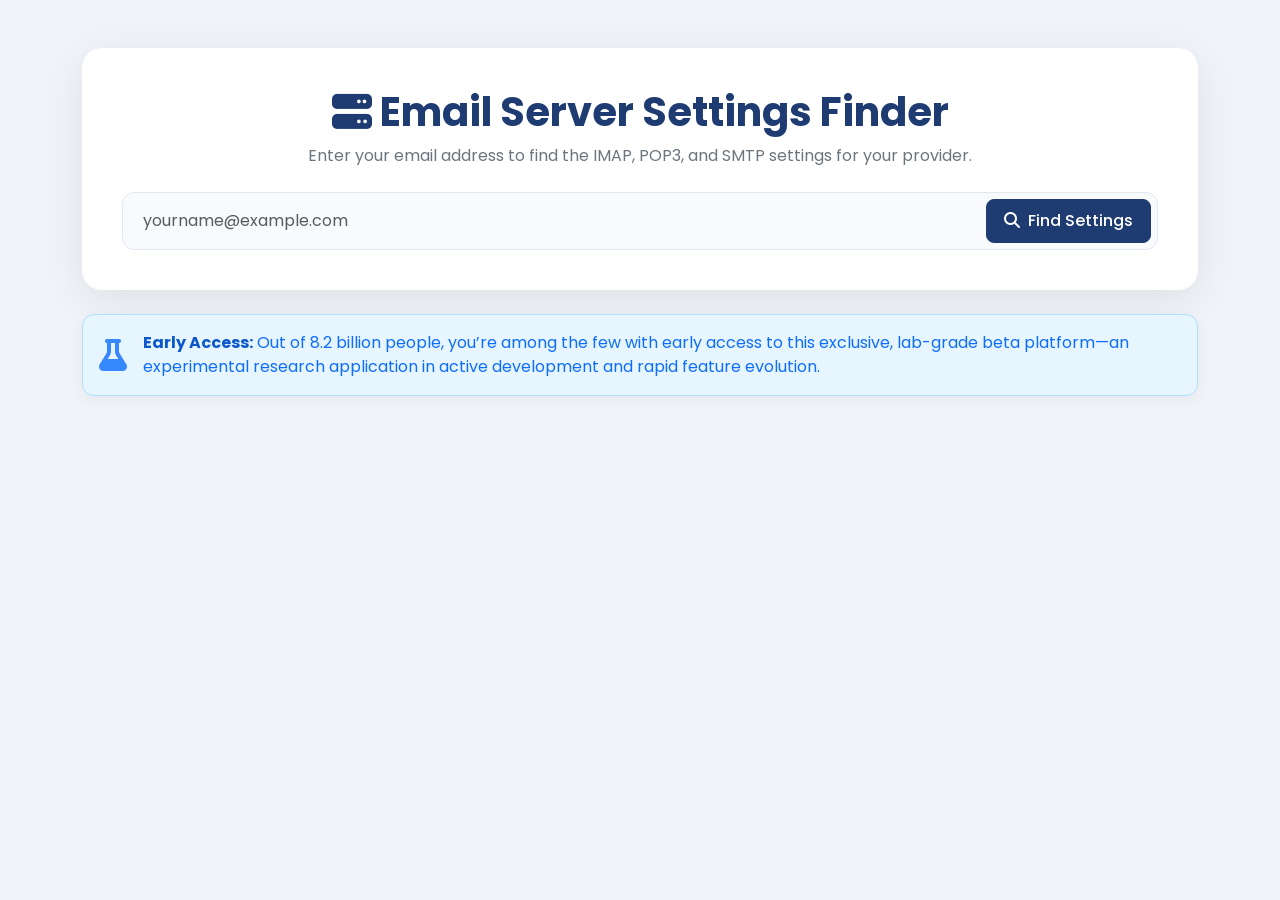
<file: mail-settings/index.html>
<!DOCTYPE html>
<html lang="en">
<head>
    <meta charset="UTF-8">
    <meta name="viewport" content="width=device-width, initial-scale=1.0">
    <title>Email Server Settings Finder</title>
    
    <!-- External Libraries -->
    <link href="https://cdn.jsdelivr.net/npm/bootstrap@5.3.2/dist/css/bootstrap.min.css" rel="stylesheet">
    <link rel="stylesheet" href="https://cdnjs.cloudflare.com/ajax/libs/font-awesome/6.5.1/css/all.min.css">
    <link href="https://fonts.googleapis.com/css2?family=Poppins:wght@400;500;600;700&display=swap" rel="stylesheet">
    
    <!-- Custom CSS -->
    <link rel="stylesheet" href="style.css">
</head>
<body>

    <div class="container main-container">
        <!-- Header and Search Form Box -->
        <div class="header-section text-center">
            <h1><i class="fas fa-server me-2"></i>Email Server Settings Finder</h1>
            <p class="lead">Enter your email address to find the IMAP, POP3, and SMTP settings for your provider.</p>
            
            <form id="emailForm" class="mt-4">
                <!-- NEW: Custom container for the unified search bar -->
                <div class="search-input-container">
                    <input type="email" id="emailInput" class="form-control" placeholder="yourname@example.com" required>
                    <button type="button" id="resetBtn" class="d-none" aria-label="Clear search"><i class="fas fa-times"></i></button>
                    <button class="btn btn-primary" type="submit" id="searchBtn">
                        <span class="btn-text"><i class="fas fa-search me-2"></i>Find Settings</span>
                        <span class="spinner-border spinner-border-sm d-none" role="status" aria-hidden="true"></span>
                    </button>
                </div>
            </form>
        </div>

        <!-- START: Add this Beta Notice Block -->
        <div id="betaNotice" class="alert alert-beta d-flex align-items-center mt-4" role="alert">
            <i class="fas fa-flask fa-2x me-3"></i>
            <div>
                <strong>Early Access:</strong> Out of 8.2 billion people, you’re among the few with early access to this exclusive, lab-grade beta platform—an experimental research application in active development and rapid feature evolution.
            </div>
        </div>
        <!-- END: Add this Beta Notice Block -->

        <!-- Results Section -->
        <div id="resultsContainer" class="mt-5">
            <h2 class="text-center" id="resultsHeader"></h2>
            <!-- The row now dictates the width for the header above -->
            <div class="row g-4 justify-content-center">
                <!-- IMAP Card -->
                <div class="col-lg-4 col-md-6 d-flex">
                    <div class="settings-card">
                        <div class="card-header"><i class="fas fa-inbox"></i>IMAP (Incoming)</div>
                        <ul class="list-group list-group-flush" data-protocol="imap">
                            <!-- JS populates this -->
                        </ul>
                    </div>
                </div>
                <!-- POP3 Card -->
                <div class="col-lg-4 col-md-6 d-flex">
                    <div class="settings-card">
                        <div class="card-header"><i class="fas fa-download"></i>POP3 (Incoming)</div>
                        <ul class="list-group list-group-flush" data-protocol="pop3">
                           <!-- JS populates this -->
                        </ul>
                    </div>
                </div>
                <!-- SMTP Card -->
                <div class="col-lg-4 col-md-6 d-flex">
                    <div class="settings-card">
                        <div class="card-header"><i class="fas fa-paper-plane"></i>SMTP (Outgoing)</div>
                        <ul class="list-group list-group-flush" data-protocol="smtp">
                           <!-- JS populates this -->
                        </ul>
                    </div>
                </div>
            </div>
        </div>
        
        <!-- Error/Not Found Section -->
        <div id="errorContainer" class="mt-5 text-center">
             <div class="alert alert-warning" role="alert">
                <h4 class="alert-heading"><i class="fas fa-exclamation-triangle me-2"></i>Not Found!</h4>
                <p id="errorMessage"></p>
            </div>
        </div>
    </div>

    <script src="https://cdn.jsdelivr.net/npm/bootstrap@5.3.2/dist/js/bootstrap.bundle.min.js"></script>
    <script src="script.js"></script>

</body>
</html>
</file>
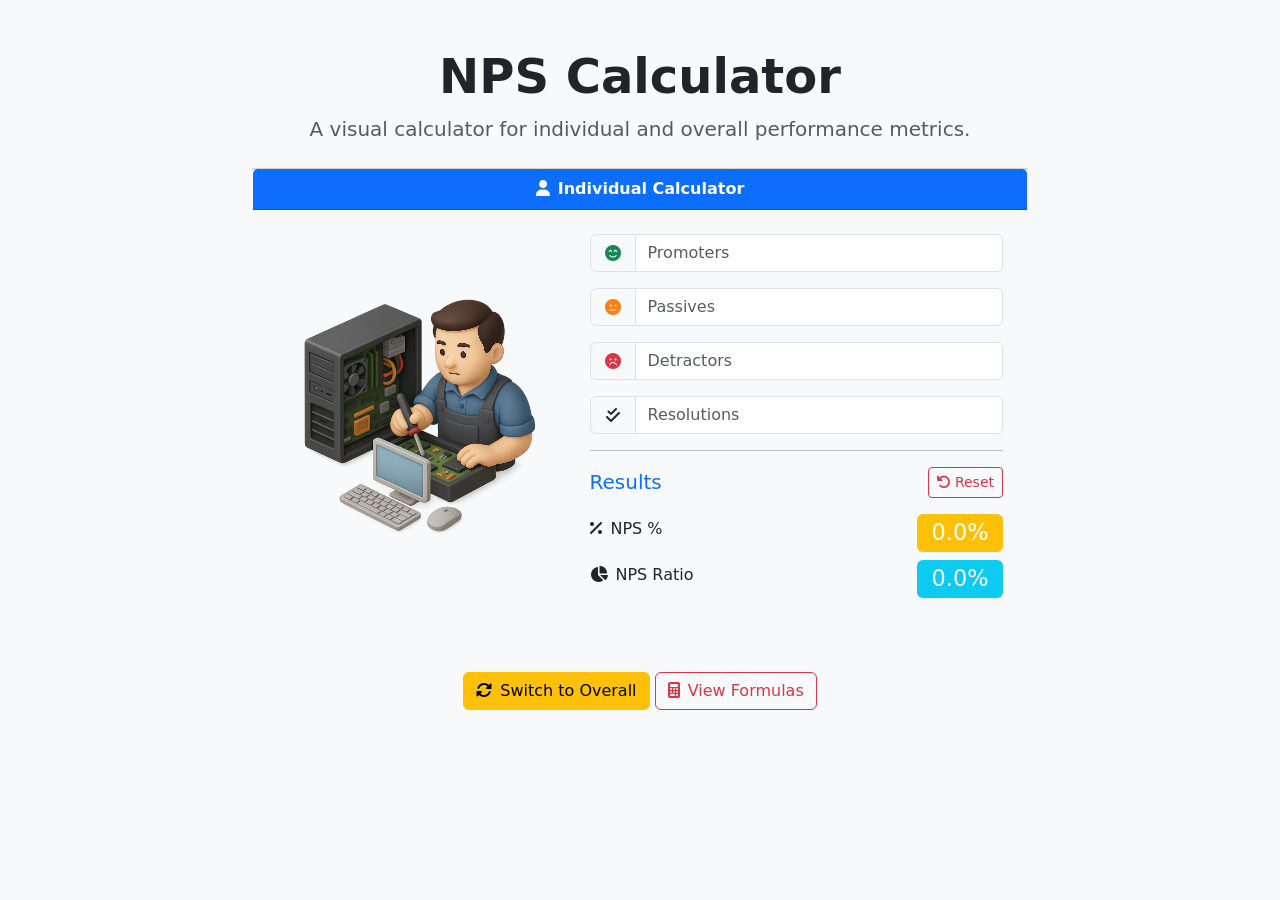
<file: nps-calculator/index.html>
<!DOCTYPE html>
<html lang="en">
<head>
    <meta charset="UTF-8">
    <meta name="viewport" content="width=device-width, initial-scale=1.0">
    <title>Professional NPS Calculator</title>
    
    <!-- Bootstrap CSS -->
    <link href="https://cdn.jsdelivr.net/npm/bootstrap@5.3.2/dist/css/bootstrap.min.css" rel="stylesheet">
    
    <!-- Font Awesome (for icons) -->
    <link rel="stylesheet" href="https://cdnjs.cloudflare.com/ajax/libs/font-awesome/6.5.1/css/all.min.css">
    
    <style>
        body {
            background-color: #f8f9fa;
        }
        .calculator-container {
            max-width: 800px; /* Increased max-width for the wider layout */
        }
        .card-header {
            background-color: #0d6efd;
            color: white;
            font-weight: bold;
        }
        .result-badge {
            font-size: 1.4rem;
            font-weight: 500;
        }
        .icon-green { color: #198754; }
        .icon-orange { color: #fd7e14; }
        .icon-red { color: #dc3545; }

        .page-wrapper {
            transition: filter 0.3s ease-in-out;
        }
        .modal-open .page-wrapper {
            filter: blur(5px);
        }

        /* --- Flip Card Styles --- */
        .flip-card {
            background-color: transparent;
            width: 100%;
            min-height: 480px; /* Use min-height for flexibility */
            perspective: 1500px;
        }
        .flip-card-inner {
            position: relative;
            width: 100%;
            height: 100%;
            transition: transform 0.6s;
            transform-style: preserve-3d;
        }
        .flip-card.is-flipped .flip-card-inner {
            transform: rotateY(180deg);
        }
        .flip-card-front, .flip-card-back {
            position: absolute;
            width: 100%;
            height: 100%;
            -webkit-backface-visibility: hidden;
            backface-visibility: hidden;
        }
        .flip-card-back {
            transform: rotateY(180deg);
        }
        .card-image-col {
            display: flex;
            align-items: center;
            justify-content: center;
        }
    </style>
</head>
<body>

    <div class="page-wrapper">
        <div class="container my-5 calculator-container">
            <div class="text-center mb-4">
                <h1 class="display-5 fw-bold">NPS Calculator</h1>
                <p class="lead text-muted">A visual calculator for individual and overall performance metrics.</p>
            </div>

            <div class="flip-card" id="flip-card">
                <div class="flip-card-inner">
                    <!-- Front Side: Individual Calculator -->
                    <div class="flip-card-front card h-100">
                        <div class="card-header text-center"><i class="fas fa-user me-2"></i>Individual Calculator</div>
                        <div class="card-body p-4">
                            <div class="row h-100 align-items-center">
                                <!-- Image Column (hidden on small screens) -->
                                <div class="col-md-5 d-none d-md-flex card-image-col">
                                    <img src="individual.png" class="img-fluid p-3" alt="Individual User">
                                </div>
                                <!-- Form Column -->
                                <div class="col-12 col-md-7">
                                    <div class="input-group mb-3"><span class="input-group-text icon-green"><i class="fas fa-smile-beam fa-fw"></i></span><input type="number" class="form-control" placeholder="Promoters" id="indPromoters" min="0" oninput="calculateIndividual()"></div>
                                    <div class="input-group mb-3"><span class="input-group-text icon-orange"><i class="fas fa-meh fa-fw"></i></span><input type="number" class="form-control" placeholder="Passives" id="indPassives" min="0" oninput="calculateIndividual()"></div>
                                    <div class="input-group mb-3"><span class="input-group-text icon-red"><i class="fas fa-frown fa-fw"></i></span><input type="number" class="form-control" placeholder="Detractors" id="indDetractors" min="0" oninput="calculateIndividual()"></div>
                                    <div class="input-group mb-3"><span class="input-group-text"><i class="fas fa-check-double fa-fw"></i></span><input type="number" class="form-control" placeholder="Resolutions" id="indResolutions" min="0" oninput="calculateIndividual()"></div>
                                    <hr class="my-3">
                                    <div class="d-flex justify-content-between align-items-center mb-3">
                                        <h5 class="text-primary mb-0">Results</h5>
                                        <button class="btn btn-outline-danger btn-sm" onclick="resetIndividual()"><i class="fas fa-undo me-1"></i>Reset</button>
                                    </div>
                                    <div class="d-flex justify-content-between align-items-center mb-2"><h6><i class="fas fa-percentage me-2"></i>NPS %</h6><span class="badge result-badge bg-secondary" id="indNpsResult">0.0%</span></div>
                                    <div class="d-flex justify-content-between align-items-center"><h6><i class="fas fa-chart-pie me-2"></i>NPS Ratio</h6><span class="badge result-badge bg-info" id="indRatioResult">0.0%</span></div>
                                </div>
                            </div>
                        </div>
                    </div>
                    <!-- Back Side: Overall Calculator -->
                    <div class="flip-card-back card h-100">
                        <div class="card-header text-center"><i class="fas fa-users me-2"></i>Overall Calculator</div>
                        <div class="card-body p-4">
                            <div class="row h-100 align-items-center">
                                <!-- Image Column (hidden on small screens) -->
                                <div class="col-md-5 d-none d-md-flex card-image-col">
                                    <img src="overall.png" class="img-fluid rounded-circle p-3" alt="Overall Team">
                                </div>
                                <!-- Form Column -->
                                <div class="col-12 col-md-7">
                                    <div class="input-group mb-3"><span class="input-group-text icon-green"><i class="fas fa-smile-beam fa-fw"></i></span><input type="number" class="form-control" placeholder="Total Promoters" id="overallPromoters" min="0" oninput="calculateOverall()"></div>
                                    <div class="input-group mb-3"><span class="input-group-text icon-orange"><i class="fas fa-meh fa-fw"></i></span><input type="number" class="form-control" placeholder="Total Passives" id="overallPassives" min="0" oninput="calculateOverall()"></div>
                                    <div class="input-group mb-3"><span class="input-group-text icon-red"><i class="fas fa-frown fa-fw"></i></span><input type="number" class="form-control" placeholder="Total Detractors" id="overallDetractors" min="0" oninput="calculateOverall()"></div>
                                    <div class="input-group mb-3"><span class="input-group-text"><i class="fas fa-check-double fa-fw"></i></span><input type="number" class="form-control" placeholder="Grand Total Resolutions" id="overallResolutions" min="0" oninput="calculateOverall()"></div>
                                    <hr class="my-3">
                                    <div class="d-flex justify-content-between align-items-center mb-3">
                                        <h5 class="text-primary mb-0">Results</h5>
                                        <button class="btn btn-outline-danger btn-sm" onclick="resetOverall()"><i class="fas fa-undo me-1"></i>Reset</button>
                                    </div>
                                    <div class="d-flex justify-content-between align-items-center mb-2"><h6><i class="fas fa-percentage me-2"></i>NPS %</h6><span class="badge result-badge bg-secondary" id="overallNpsResult">0.0%</span></div>
                                    <div class="d-flex justify-content-between align-items-center"><h6><i class="fas fa-chart-pie me-2"></i>NPS Ratio</h6><span class="badge result-badge bg-info" id="overallRatioResult">0.0%</span></div>
                                </div>
                            </div>
                        </div>
                    </div>
                </div>
            </div>
            
            <div class="text-center mt-4">
                <button class="btn btn-warning" id="flip-btn"><i class="fas fa-sync-alt me-2"></i>Switch to Overall</button>
                <button class="btn btn-outline-danger" data-bs-toggle="modal" data-bs-target="#formulasModal"><i class="fas fa-calculator me-2"></i>View Formulas</button>
            </div>
        </div>
    </div>

    <!-- Formulas Modal (no changes) -->
    <div class="modal fade" id="formulasModal" tabindex="-1" aria-labelledby="formulasModalLabel" aria-hidden="true">
        <div class="modal-dialog modal-dialog-centered">
            <div class="modal-content"><div class="modal-header"><h5 class="modal-title" id="formulasModalLabel"><i class="fas fa-calculator text-primary me-2"></i>Calculation Formulas</h5><button type="button" class="btn-close" data-bs-dismiss="modal" aria-label="Close"></button></div><div class="modal-body"><h5><i class="fas fa-percentage text-primary me-2"></i>NPS % Calculation</h5><p class="text-muted">The standard Net Promoter Score. It measures customer loyalty.</p><pre class="bg-light p-3 rounded"><code>[(Promoters / Total) - (Detractors / Total)] * 100</code></pre><hr><h5><i class="fas fa-chart-pie text-info me-2"></i>NPS Ratio Calculation</h5><p class="text-muted">The percentage of total work items (Resolutions) that received an NPS response.</p><pre class="bg-light p-3 rounded"><code>(Total Responses / Resolutions) * 100</code></pre></div><div class="modal-footer"><button type="button" class="btn btn-danger" data-bs-dismiss="modal">Close</button></div></div>
        </div>
    </div>

    <!-- JS (no changes) -->
    <script src="https://cdn.jsdelivr.net/npm/bootstrap@5.3.2/dist/js/bootstrap.bundle.min.js"></script>
    <script>
        const flipCard = document.getElementById("flip-card");
        const flipBtn = document.getElementById("flip-btn");

        flipBtn.addEventListener("click", () => {
            flipCard.classList.toggle("is-flipped");
            const isFlipped = flipCard.classList.contains("is-flipped");
            flipBtn.innerHTML = isFlipped
                ? '<i class="fas fa-sync-alt me-2"></i>Switch to Individual'
                : '<i class="fas fa-sync-alt me-2"></i>Switch to Overall';
        });

        function updateNpsBadgeColor(elementId, score) {
            const badge = document.getElementById(elementId);
            badge.classList.remove("bg-success", "bg-warning", "bg-danger", "bg-secondary");

            if (score >= 50) {
                badge.classList.add("bg-success");
            } else if (score >= 0) {
                badge.classList.add("bg-warning");
            } else {
                badge.classList.add("bg-danger");
            }
        }

        function calculateIndividual() {
            const promoters = parseInt(document.getElementById("indPromoters").value) || 0;
            const passives = parseInt(document.getElementById("indPassives").value) || 0;
            const detractors = parseInt(document.getElementById("indDetractors").value) || 0;
            const resolutions = parseInt(document.getElementById("indResolutions").value) || 0;

            const totalResponses = promoters + passives + detractors;

            let nps = totalResponses > 0 ? (promoters / totalResponses - detractors / totalResponses) * 100 : 0;
            let ratio = resolutions > 0 ? totalResponses / resolutions * 100 : 0;

            document.getElementById("indNpsResult").innerText = nps.toFixed(1) + "%";
            updateNpsBadgeColor("indNpsResult", nps);

            document.getElementById("indRatioResult").innerText = ratio.toFixed(1) + "%";
        }

        function calculateOverall() {
            const promoters = parseInt(document.getElementById("overallPromoters").value) || 0;
            const passives = parseInt(document.getElementById("overallPassives").value) || 0;
            const detractors = parseInt(document.getElementById("overallDetractors").value) || 0;
            const resolutions = parseInt(document.getElementById("overallResolutions").value) || 0;

            const totalResponses = promoters + passives + detractors;

            let nps = totalResponses > 0 ? (promoters / totalResponses - detractors / totalResponses) * 100 : 0;
            let ratio = resolutions > 0 ? totalResponses / resolutions * 100 : 0;

            document.getElementById("overallNpsResult").innerText = nps.toFixed(1) + "%";
            updateNpsBadgeColor("overallNpsResult", nps);

            document.getElementById("overallRatioResult").innerText = ratio.toFixed(1) + "%";
        }

        function resetIndividual() {
            document.getElementById("indPromoters").value = "";
            document.getElementById("indPassives").value = "";
            document.getElementById("indDetractors").value = "";
            document.getElementById("indResolutions").value = "";
            calculateIndividual();
        }

        function resetOverall() {
            document.getElementById("overallPromoters").value = "";
            document.getElementById("overallPassives").value = "";
            document.getElementById("overallDetractors").value = "";
            document.getElementById("overallResolutions").value = "";
            calculateOverall();
        }

        document.addEventListener("DOMContentLoaded", () => {
            calculateIndividual();
            calculateOverall();
        });
    </script>

</body>
</html>
</file>
<file: mail-settings/style.css>
body {
    font-family: 'Poppins', sans-serif;
    background-color: #f0f4f8; /* Light blue-gray background from image */
    color: #3d4f6c;
}

.main-container {
    padding-top: 3rem;
    padding-bottom: 3rem;
}

/* Header Box Styling */
.header-section {
    background-color: white;
    padding: 2.5rem;
    border-radius: 1.25rem; /* More pronounced radius from image */
    box-shadow: 0 10px 40px rgba(0, 0, 0, 0.08);
    max-width: 1116px; /* Aligns with the width of 3 cards + gutters */
    margin: 0 auto;
}

.header-section h1 {
    font-weight: 700;
    color: #1e3c72;
}

.header-section .lead {
    color: #6c757d;
    font-size: 1rem;
    font-weight: 400;
}

/* NEW: Search Bar Container */
.search-input-container {
    position: relative;
    display: flex;
    align-items: center;
    background-color: #f8fafc; /* Very light background for the input area */
    border: 1px solid #e2e8f0;
    border-radius: 0.75rem;
    padding: 0.25rem; /* Small padding to house the button */
    transition: border-color 0.2s ease;
}
.search-input-container:focus-within {
    border-color: #8ab4f8; /* Blue highlight on focus */
}

/* Input field inside the new container */
.search-input-container .form-control {
    border: none;
    background-color: transparent;
    box-shadow: none !important;
    flex-grow: 1;
    padding: 0.75rem 1rem;
    padding-right: 200px; /* Make space for the two buttons */
}

/* Reset button ('X') inside the container */
#resetBtn {
    position: absolute;
    right: 180px; /* Positioned to the left of the search button */
    top: 50%;
    transform: translateY(-50%);
    border: none;
    background: none;
    font-size: 1.2rem;
    color: #999;
    cursor: pointer;
    z-index: 3;
}

/* Search button inside the container */
.search-input-container .btn-primary {
    position: absolute;
    right: 6px;
    top: 50%;
    transform: translateY(-50%);
    height: calc(100% - 12px); /* Fits neatly inside with padding */
    background-color: #1e3c72;
    border-color: #1e3c72;
    font-weight: 500;
    border-radius: 0.5rem; /* Slightly smaller radius than container */
    min-width: 165px;
    z-index: 2;
}


/* --- The rest of the styles are correct and unchanged --- */
#resultsHeader {
    font-weight: 600;
    color: #333;
    margin-top: 2rem;
    margin-bottom: 1.5rem;
}

@keyframes fadeIn {
    from { opacity: 0; transform: translateY(20px); }
    to { opacity: 1; transform: translateY(0); }
}

#resultsContainer.visible {
    display: block;
    animation: fadeIn 0.5s ease-out forwards;
}

.settings-card {
    background: #ffffff;
    border: none;
    border-radius: 1rem;
    box-shadow: 0 10px 40px rgba(0, 0, 0, 0.08);
    width: 100%;
    display: flex;
    flex-direction: column;
    transition: all 0.3s ease;
}

.settings-card:hover{
    transform: translateY(-5px);
    box-shadow: 0 15px 35px rgba(0, 0, 0, 0.12);
}

.settings-card .card-header {
    background-color: #1e3c72;
    color: white;
    font-weight: 600;
    font-size: 1.1rem;
    padding: 0.9rem 1.25rem;
    display: flex;
    align-items: center;
    border-bottom: none;
    border-top-left-radius: 1rem;
    border-top-right-radius: 1rem;
}

.settings-card .card-header i {
    margin-right: 0.75rem;
    font-size: 1.1rem;
}

.list-group {
    flex-grow: 1;
}

.list-group-item {
    padding: 0.8rem 1.25rem;
    background-color: transparent;
    border-bottom: 1px solid #f0f0f0;
    display: flex;
    flex-direction: column;
    justify-content: center;
    min-height: 72px;
}

.list-group-item:last-child {
    border-bottom: none;
}

.list-group-item strong {
    font-weight: 600;
    font-size: 0.9rem;
    color: #333;
}

.setting-value {
    display: flex;
    justify-content: space-between;
    align-items: center;
    color: #555;
    font-weight: 400;
    font-size: 0.95rem;
    margin-top: 2px;
}

.copy-btn {
    background: none;
    border: none;
    color: #adb5bd;
    cursor: pointer;
    font-size: 1rem;
    transition: color 0.2s ease;
    padding: 0;
    margin-left: 0.5rem;
}
.copy-btn:hover {
    color: #1e3c72;
}

#errorContainer, #resultsContainer {
    display: none;
}

/* Beta Notice Alert Styling */
.alert-beta {
    background-color: #e7f5ff; /* A light, welcoming blue */
    border-color: #b3e0ff;
    color: #0d6efd; /* A strong, readable blue for the text */
    border-radius: 0.75rem;
    box-shadow: 0 4px 15px rgba(0, 0, 0, 0.05);
}

.alert-beta strong {
    color: #0a58ca; /* A slightly darker blue for the "Early Access:" text */
}

.alert-beta .fa-flask {
    color: #0d6efd;
    opacity: 0.8;
}
</file>
